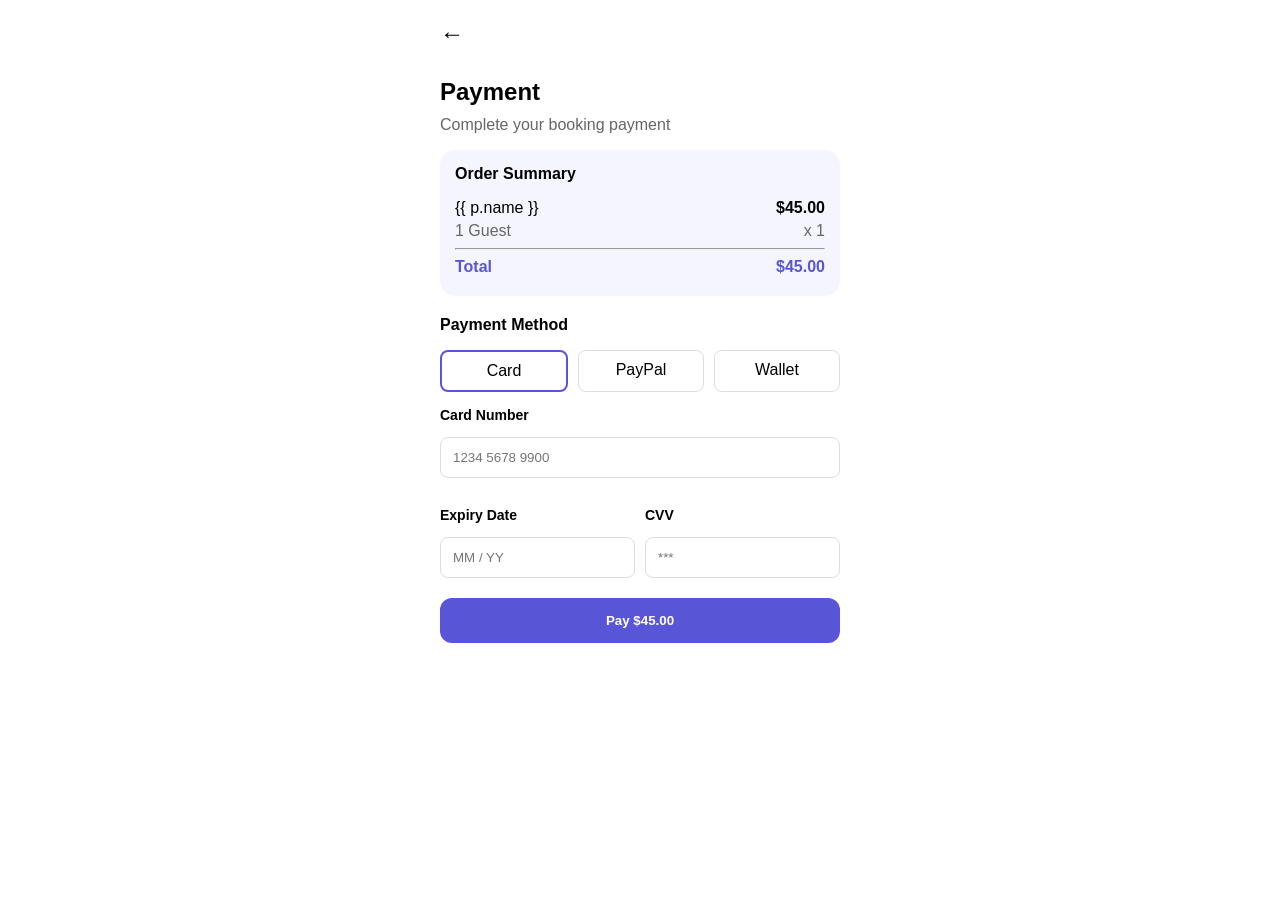
<file: templates/payment.html>
<!DOCTYPE html>
<html>
<head>
    <style>
        body { font-family: sans-serif; background: #fff; padding: 20px; max-width: 400px; margin: auto; }
        .back-btn { font-size: 24px; cursor: pointer; text-decoration: none; color: #000; display: inline-block; margin-bottom: 10px; }
        .summary-box { background: #f5f5ff; padding: 15px; border-radius: 15px; margin-bottom: 20px; }
        .row { display: flex; justify-content: space-between; margin-bottom: 5px; }
        .btn-pay { width: 100%; padding: 15px; background: #5856D6; color: white; border: none; border-radius: 12px; margin-top: 20px; font-weight: bold; }
        input { width: 100%; padding: 12px; border: 1px solid #ddd; border-radius: 8px; box-sizing: border-box; }
    </style>
</head>
<body>
    <a href="javascript:history.back()" class="back-btn">&larr;</a>
    <h2>Payment</h2>
    <p style="color: #666; margin-top: -10px;">Complete your booking payment</p>

    <div class="summary-box">
        <p style="font-weight: bold; margin-top: 0;">Order Summary</p>
        <div class="row">
            <span>{{ p.name }}</span>
            <span style="font-weight: bold;">$45.00</span>
        </div>
        <div class="row" style="color: #666;">
            <span>1 Guest</span>
            <span>x 1</span>
        </div>
        <hr>
        <div class="row" style="font-weight: bold; color: #5856D6;">
            <span>Total</span>
            <span>$45.00</span>
        </div>
    </div>

    <p style="font-weight: bold;">Payment Method</p>
    <div style="display: flex; gap: 10px; margin-bottom: 15px;">
        <div style="flex: 1; padding: 10px; border: 2px solid #5856D6; border-radius: 8px; text-align: center;">Card</div>
        <div style="flex: 1; padding: 10px; border: 1px solid #ddd; border-radius: 8px; text-align: center;">PayPal</div>
        <div style="flex: 1; padding: 10px; border: 1px solid #ddd; border-radius: 8px; text-align: center;">Wallet</div>
    </div>

    <p style="font-weight: bold; font-size: 14px;">Card Number</p>
    <input type="text" placeholder="1234 5678 9900">

    <div style="display: flex; gap: 10px; margin-top: 15px;">
        <div style="flex: 1;">
            <p style="font-weight: bold; font-size: 14px;">Expiry Date</p>
            <input type="text" placeholder="MM / YY">
        </div>
        <div style="flex: 1;">
            <p style="font-weight: bold; font-size: 14px;">CVV</p>
            <input type="text" placeholder="***">
        </div>
    </div>

    <button class="btn-pay">Pay $45.00</button>
</body>
</html>
</file>
